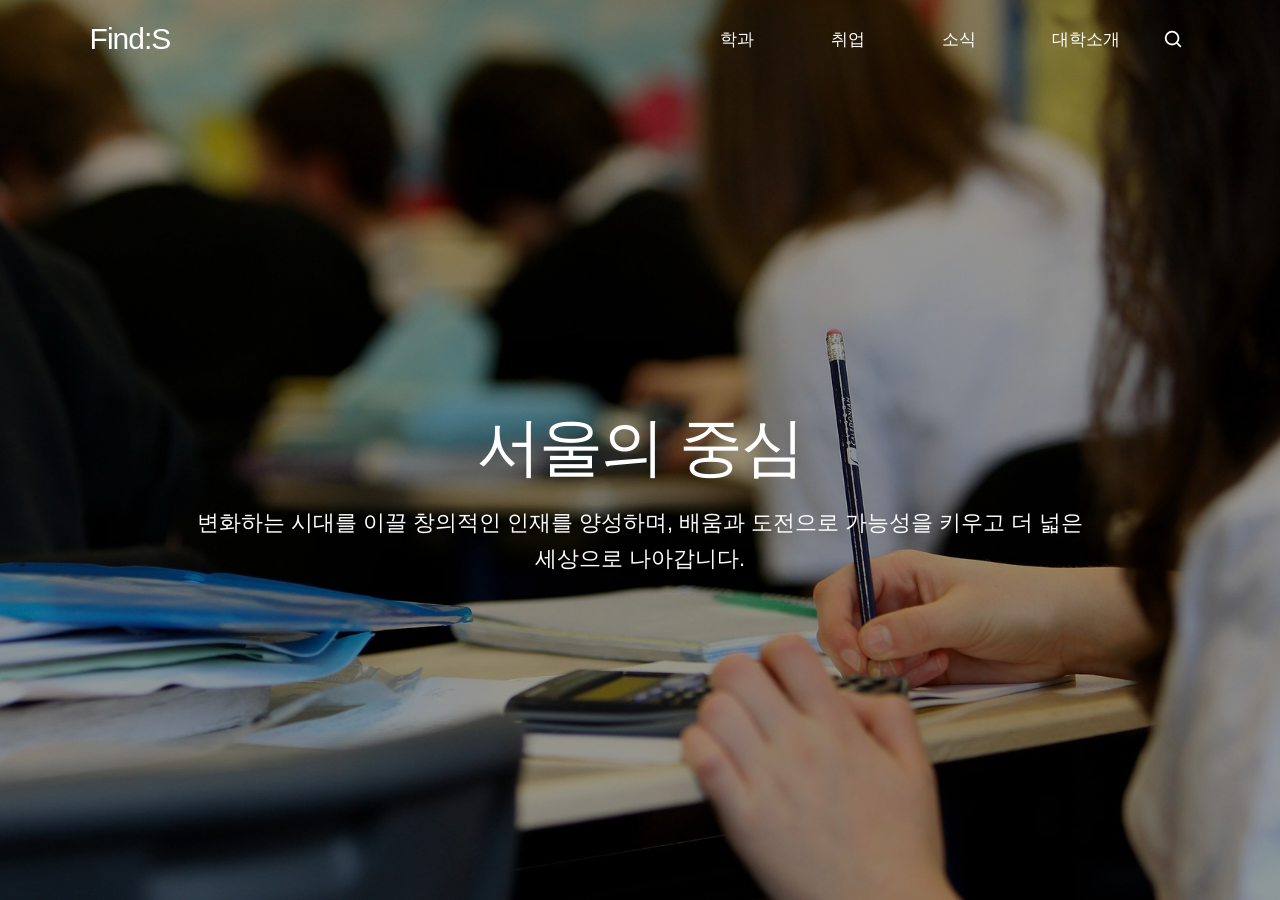
<file: index.html>
<!doctype html>
<html lang="ko">
<head>
  <meta charset="utf-8">
  <meta name="viewport" content="width=device-width, initial-scale=1">
  <meta name="description" content="Find:S 숭의여자대학교 학과 및 취업 정보">
  <title>Find:S | 숭의여자대학교</title>
  <link rel="stylesheet" href="style.css">
</head>
<body data-page="home">
  <div id="app"></div>
  <noscript>이 사이트는 JavaScript가 필요합니다. 브라우저에서 JavaScript를 켜 주세요.</noscript>
  <script src="data.js"></script>
  <script src="app.js"></script>
</body>
</html>
</file>
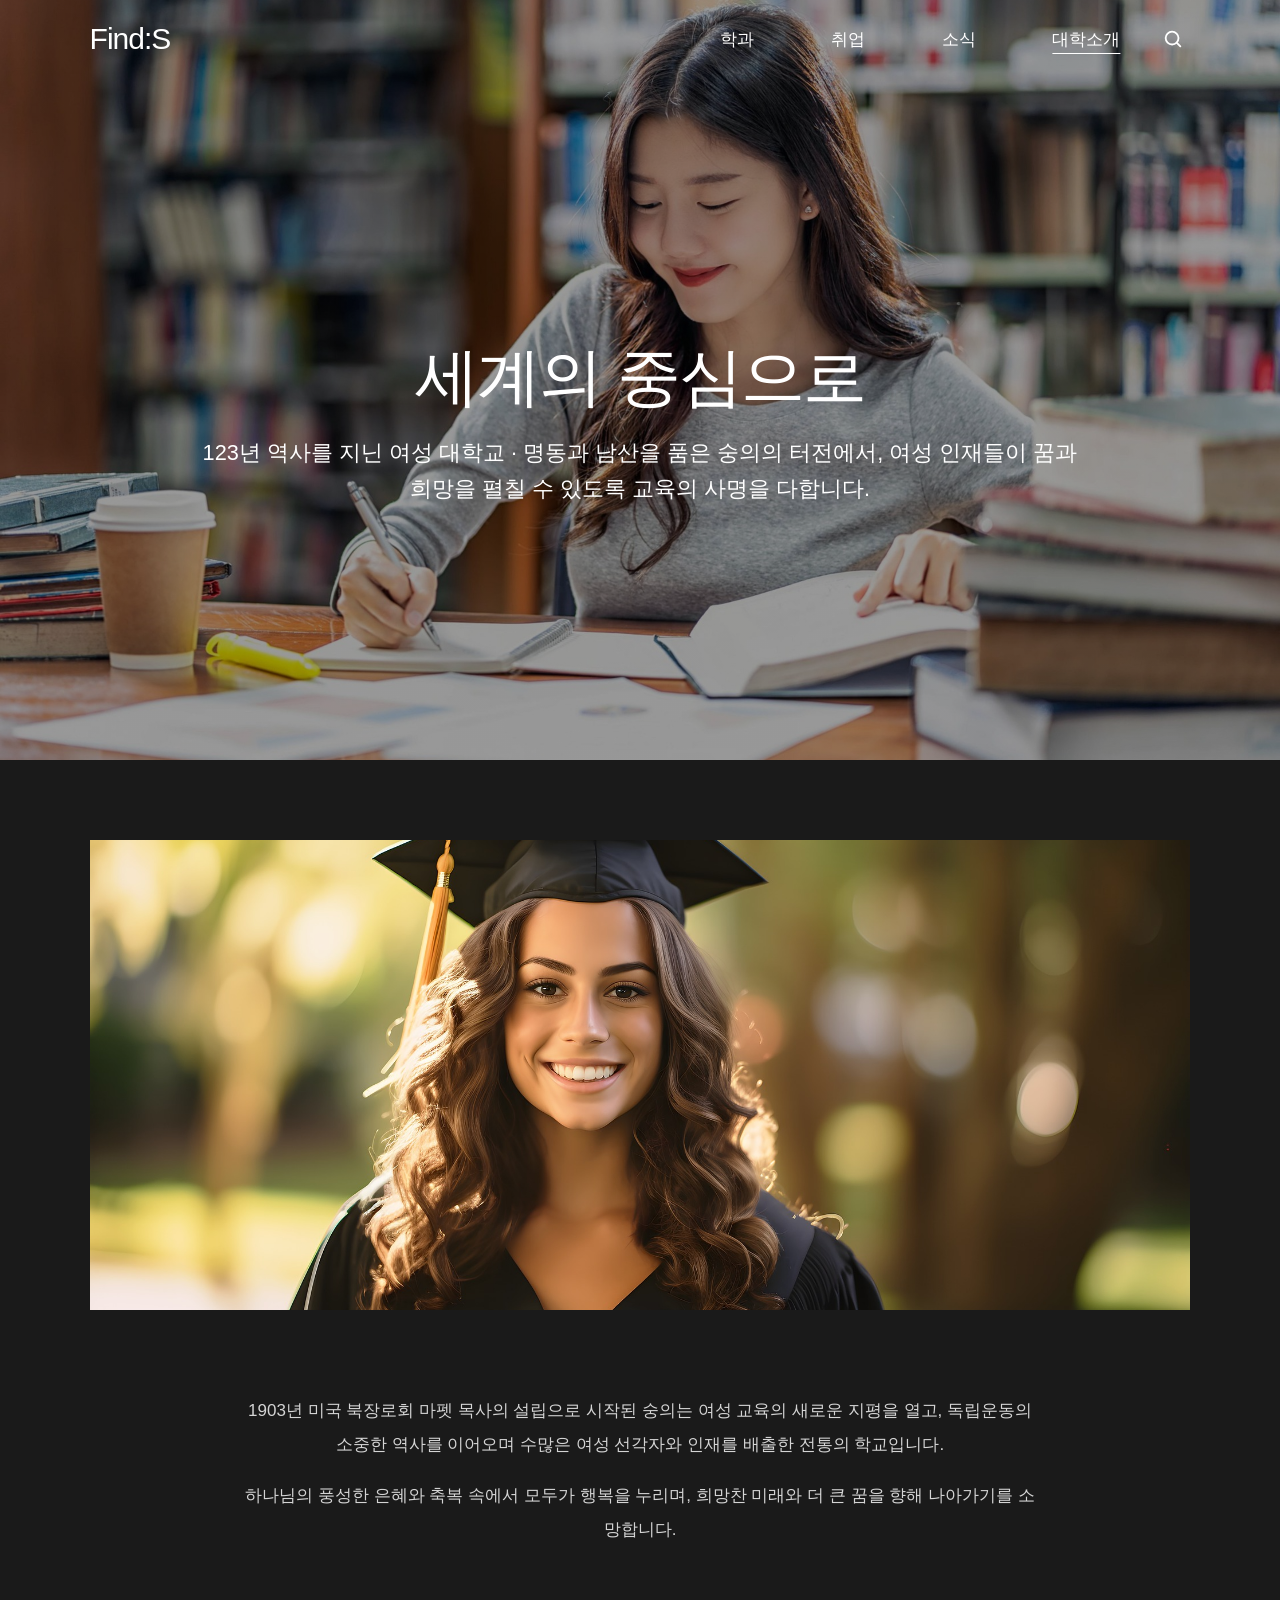
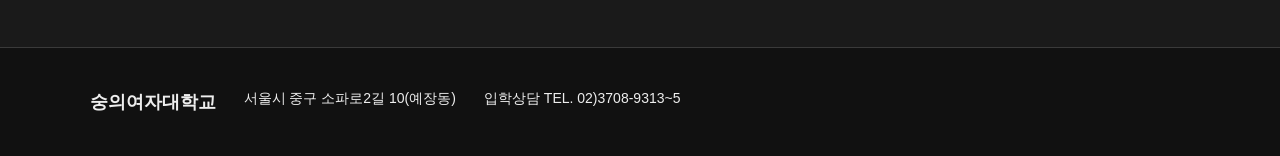
<file: about.html>
<!doctype html>
<html lang="ko">
<head>
  <meta charset="utf-8">
  <meta name="viewport" content="width=device-width, initial-scale=1">
  <meta name="description" content="숭의여자대학교를 소개합니다.">
  <title>대학소개 | Find:S</title>
  <link rel="stylesheet" href="style.css">
</head>
<body data-page="about">
  <div id="app"></div>
  <noscript>이 사이트는 JavaScript가 필요합니다. 브라우저에서 JavaScript를 켜 주세요.</noscript>
  <script src="data.js"></script>
  <script src="app.js"></script>
</body>
</html>
</file>
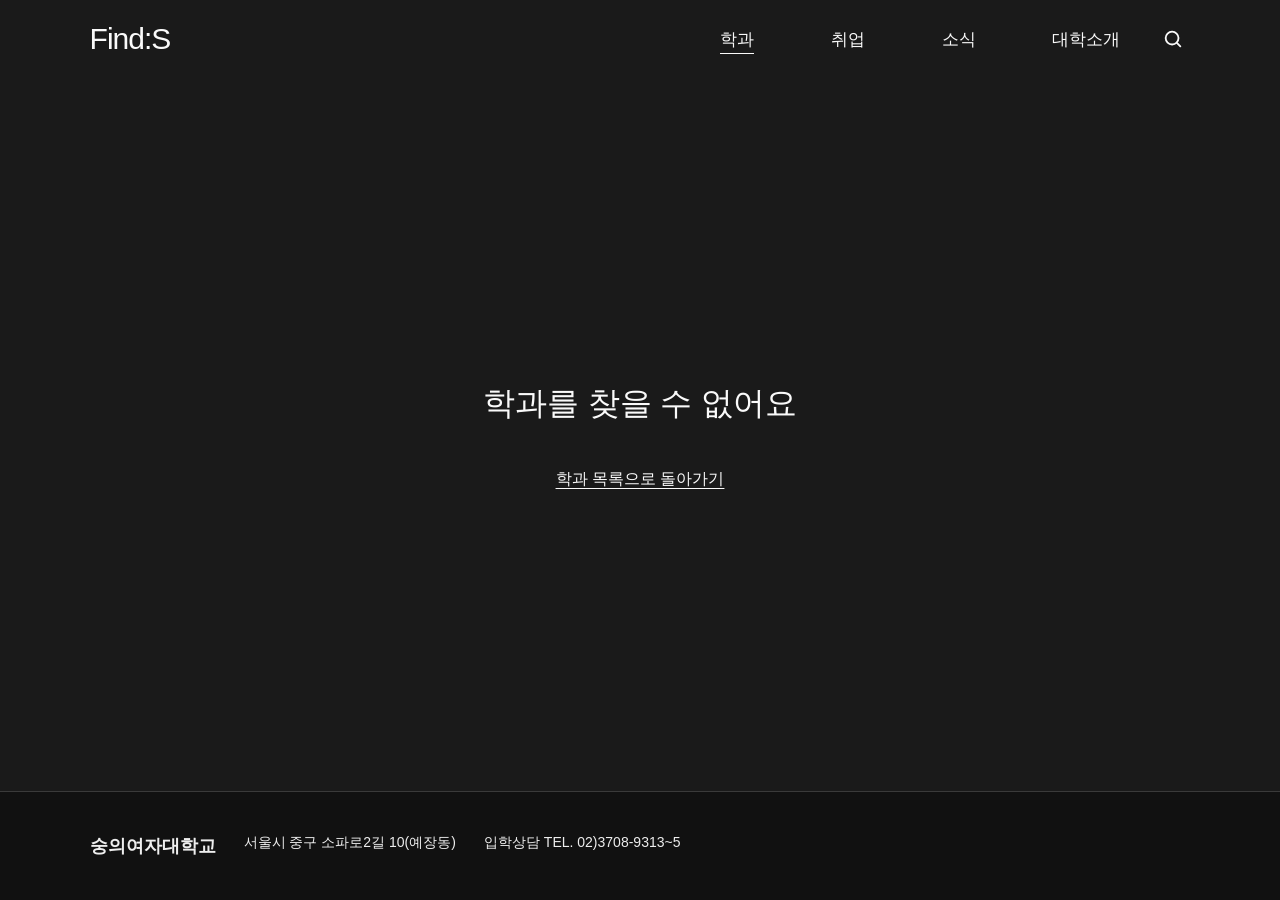
<file: department-detail.html>
<!doctype html>
<html lang="ko">
<head>
  <meta charset="utf-8">
  <meta name="viewport" content="width=device-width, initial-scale=1">
  <meta name="description" content="숭의여자대학교 학과 상세 정보">
  <title>학과 상세 | Find:S</title>
  <link rel="stylesheet" href="style.css">
</head>
<body data-page="department-detail">
  <div id="app"></div>
  <noscript>이 사이트는 JavaScript가 필요합니다. 브라우저에서 JavaScript를 켜 주세요.</noscript>
  <script src="data.js"></script>
  <script src="app.js"></script>
</body>
</html>
</file>
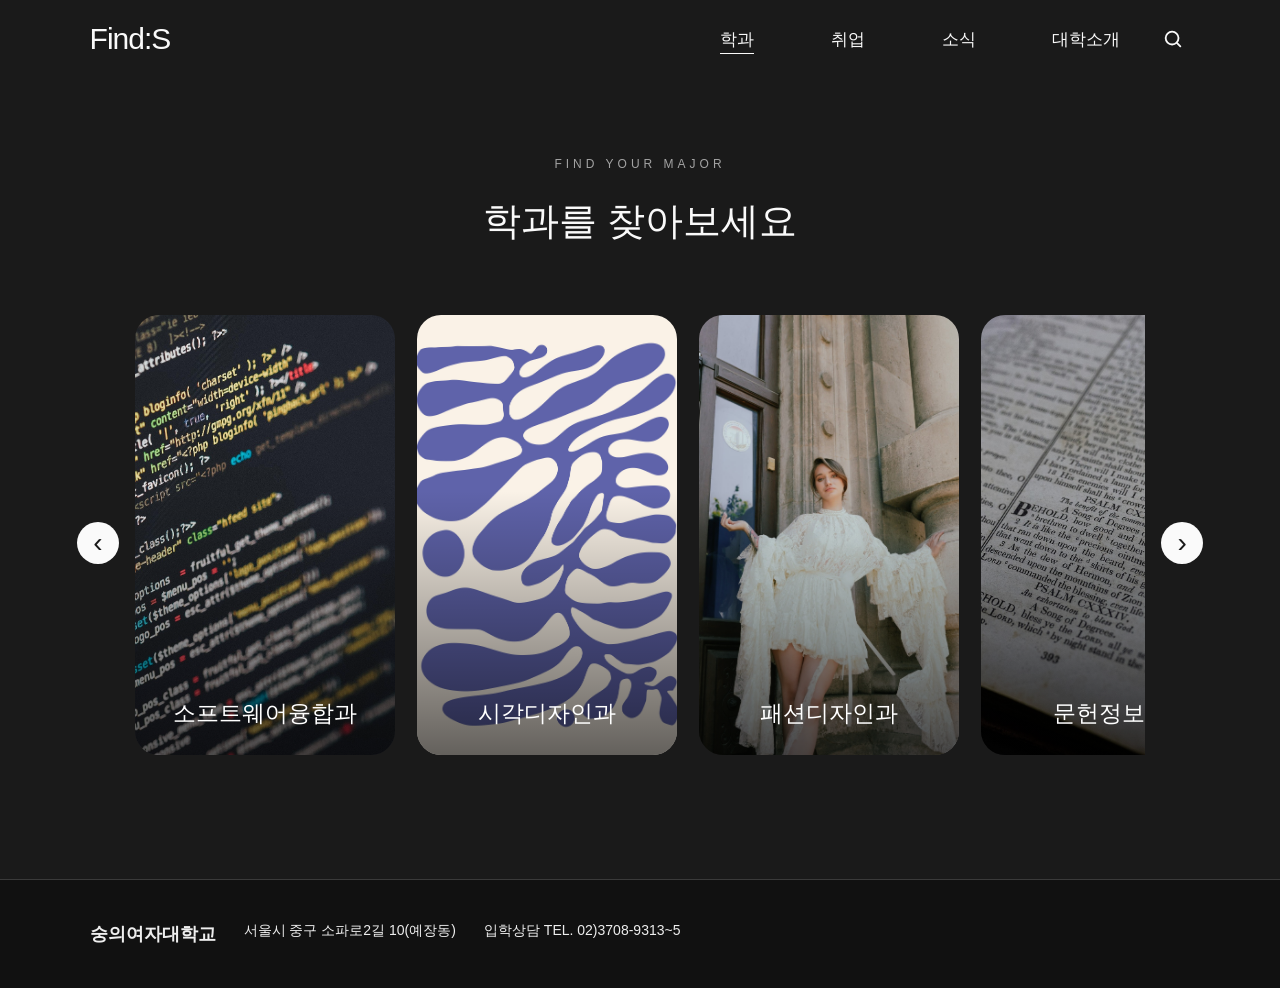
<file: departments.html>
<!doctype html>
<html lang="ko">
<head>
  <meta charset="utf-8">
  <meta name="viewport" content="width=device-width, initial-scale=1">
  <meta name="description" content="숭의여자대학교 학과를 찾아보세요.">
  <title>학과 | Find:S</title>
  <link rel="stylesheet" href="style.css">
</head>
<body data-page="departments">
  <div id="app"></div>
  <noscript>이 사이트는 JavaScript가 필요합니다. 브라우저에서 JavaScript를 켜 주세요.</noscript>
  <script src="data.js"></script>
  <script src="app.js"></script>
</body>
</html>
</file>
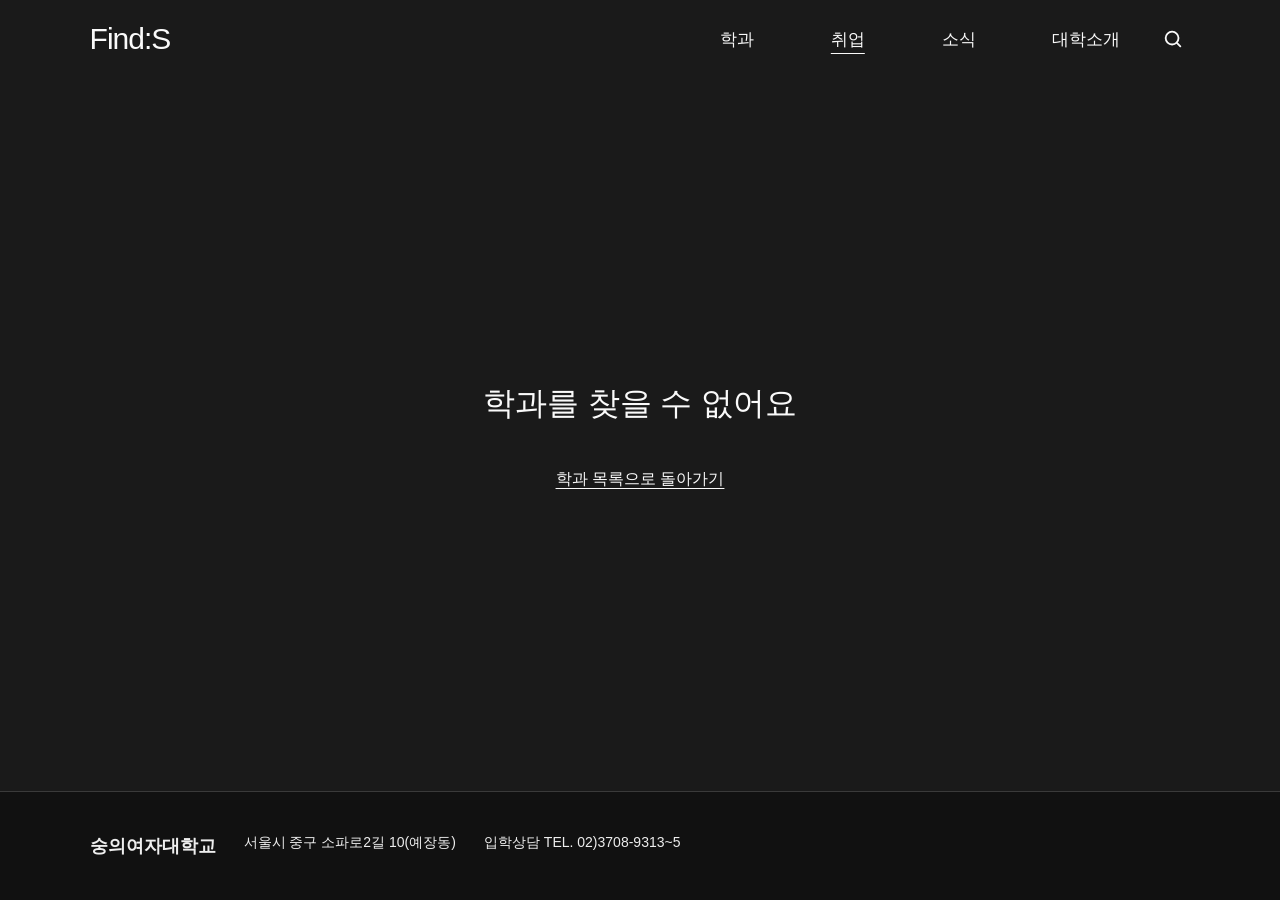
<file: employment-detail.html>
<!doctype html>
<html lang="ko">
<head>
  <meta charset="utf-8">
  <meta name="viewport" content="width=device-width, initial-scale=1">
  <meta name="description" content="숭의여자대학교 학과별 취업률·자격증·주요 직무">
  <title>취업 상세 | Find:S</title>
  <link rel="stylesheet" href="style.css">
</head>
<body data-page="employment-detail">
  <div id="app"></div>
  <noscript>이 사이트는 JavaScript가 필요합니다. 브라우저에서 JavaScript를 켜 주세요.</noscript>
  <script src="data.js"></script>
  <script src="app.js"></script>
</body>
</html>
</file>
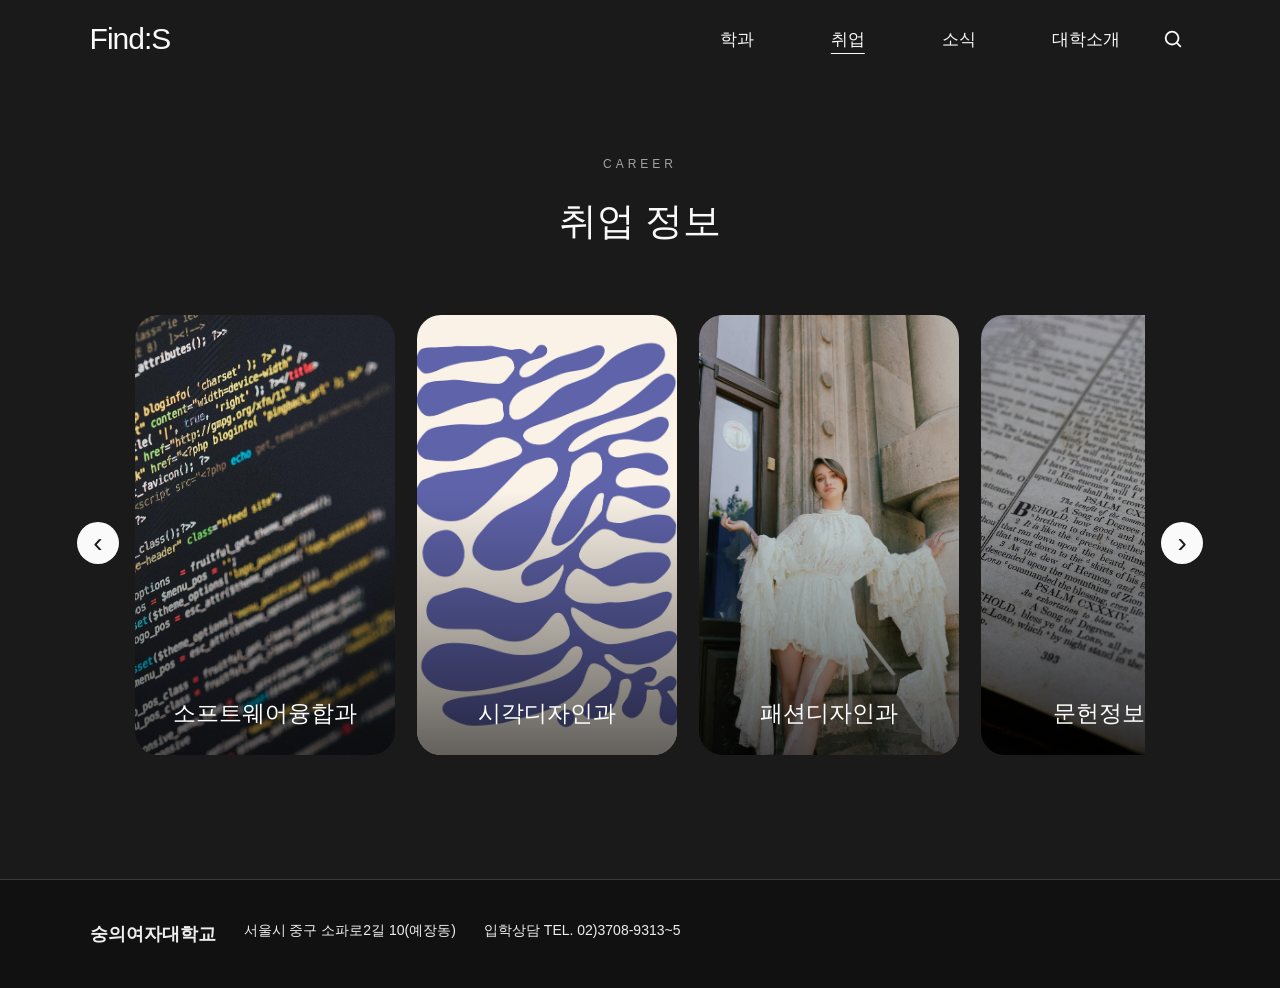
<file: employment.html>
<!doctype html>
<html lang="ko">
<head>
  <meta charset="utf-8">
  <meta name="viewport" content="width=device-width, initial-scale=1">
  <meta name="description" content="숭의여자대학교 학과별 취업 정보를 확인하세요.">
  <title>취업 정보 | Find:S</title>
  <link rel="stylesheet" href="style.css">
</head>
<body data-page="employment">
  <div id="app"></div>
  <noscript>이 사이트는 JavaScript가 필요합니다. 브라우저에서 JavaScript를 켜 주세요.</noscript>
  <script src="data.js"></script>
  <script src="app.js"></script>
</body>
</html>
</file>
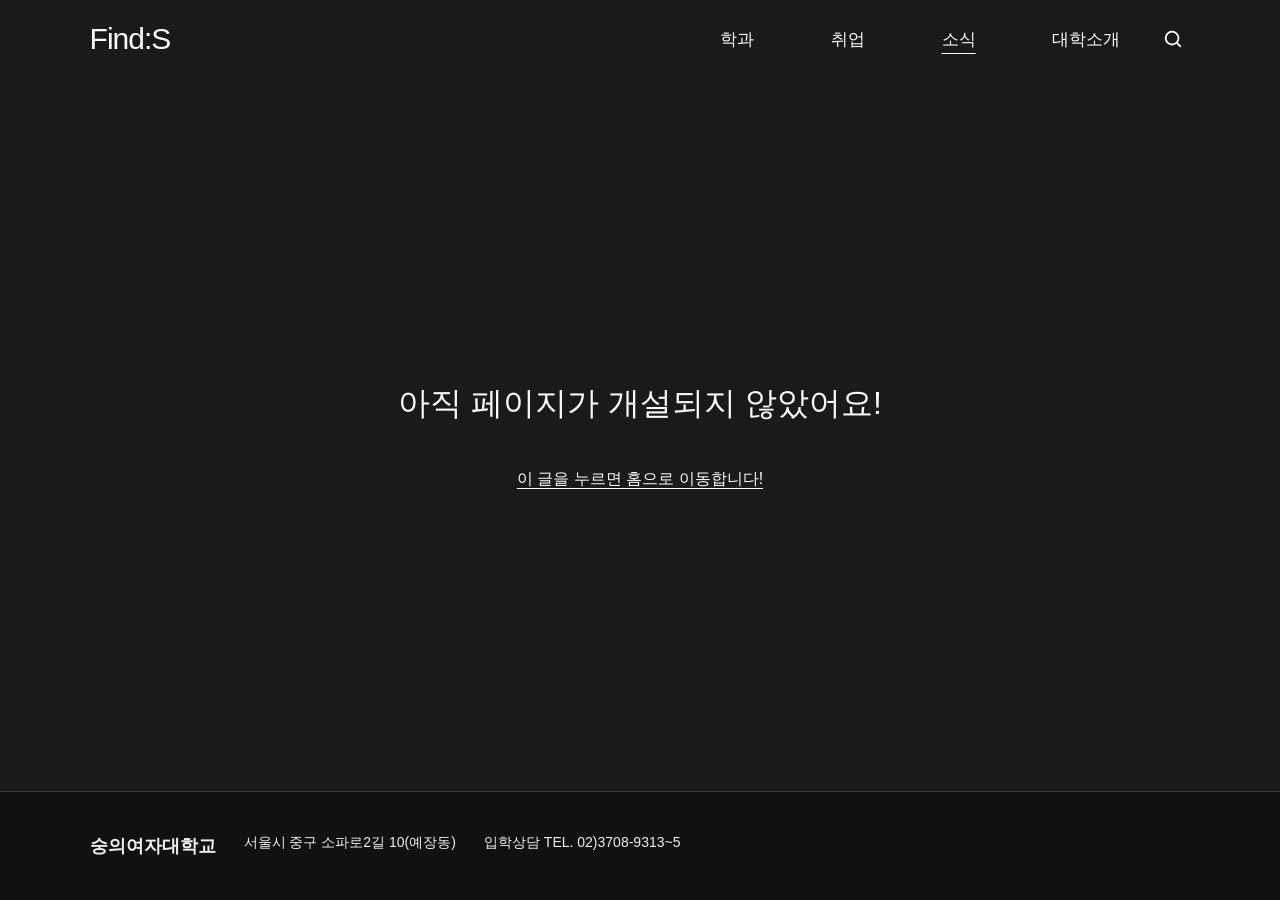
<file: news.html>
<!doctype html>
<html lang="ko">
<head>
  <meta charset="utf-8">
  <meta name="viewport" content="width=device-width, initial-scale=1">
  <meta name="description" content="숭의여자대학교 소식">
  <title>소식 | Find:S</title>
  <link rel="stylesheet" href="style.css">
</head>
<body data-page="news">
  <div id="app"></div>
  <noscript>이 사이트는 JavaScript가 필요합니다. 브라우저에서 JavaScript를 켜 주세요.</noscript>
  <script src="data.js"></script>
  <script src="app.js"></script>
</body>
</html>
</file>
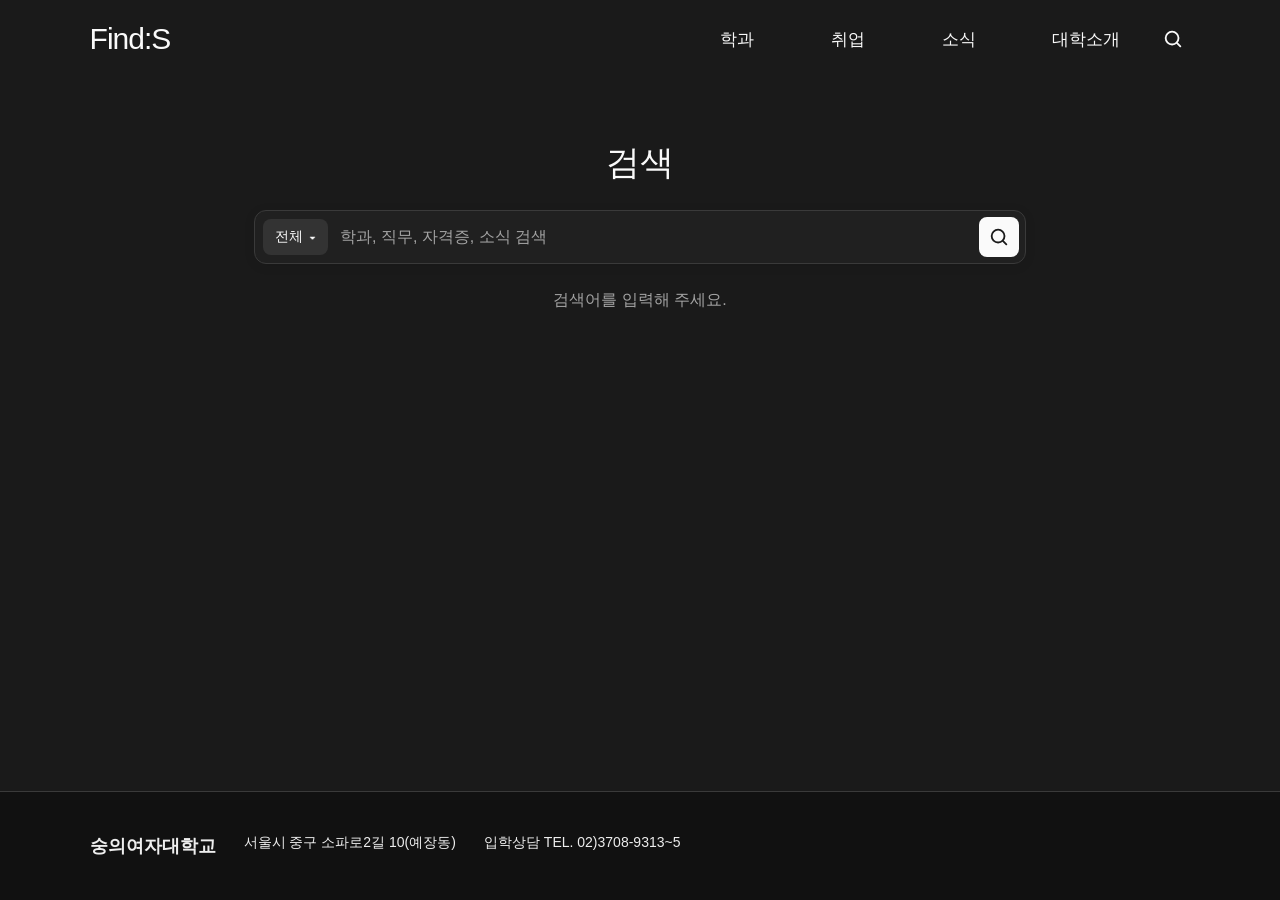
<file: search.html>
<!doctype html>
<html lang="ko">
<head>
  <meta charset="utf-8">
  <meta name="viewport" content="width=device-width, initial-scale=1">
  <meta name="description" content="Find:S 학과·취업·소식·대학소개 검색">
  <title>검색 | Find:S</title>
  <link rel="stylesheet" href="style.css">
</head>
<body data-page="search">
  <div id="app"></div>
  <noscript>이 사이트는 JavaScript가 필요합니다. 브라우저에서 JavaScript를 켜 주세요.</noscript>
  <script src="data.js"></script>
  <script src="app.js"></script>
</body>
</html>
</file>
<file: style.css>
/* ==========================================================================
   Find:S 스타일시트
   목차
   1. 변수 / 이미지 경로   2. 기본 설정        3. 상단 바(헤더)
   4. 히어로             5. 공통 본문         6. 학과 상세 (TOOLS · 입시결과 캐러셀)
   7. 학과 선택 카드      8. 취업 상세         9. 푸터
   10. 대학소개          11. 빈 페이지·안내   12. 이미지 없음 표시
   13. 모바일 (760px 이하)
   ========================================================================== */


/* 1. 변수 / 이미지 경로 -------------------------------------------------- */
:root {
  /* 색상 */
  color-scheme: dark; /* 입력창·스크롤바 등 브라우저 기본 요소도 어둡게 */

  --color-bg: #1a1a1a;            /* 페이지 배경 */
  --color-text: #fafafa;          /* 기본 글씨 */
  --color-white: #fff;            /* 사진 위 글씨 */
  --color-dark: #111;             /* 푸터 */
  --color-muted: #a3a3a3;         /* 보조 글씨 */
  --color-surface: #262626;       /* 카드·패널 */
  --color-surface-2: #202020;     /* 넓은 구역(입시결과, 취업률), 입력칸 */
  --color-surface-hover: #333;    /* 마우스를 올렸을 때 */
  --color-line: #3a3a3a;          /* 테두리·구분선 */

  /* 입시결과 카드 배경 이미지 (이 파일 기준 경로) */
  --admission-img-1: url("assets/home/4.jpg");
  --admission-img-2: url("assets/home/5.jpg");
  --admission-img-3: url("assets/home/6.jpg");
  --admission-img-4: url("assets/home/7.jpg");
  --admission-img-5: url("assets/home/8.jpg");
  --admission-img-6: url("assets/home/9.jpg");
}


/* 2. 기본 설정 ----------------------------------------------------------- */
* {
  box-sizing: border-box;
}

html {
  scroll-behavior: smooth;
}

body {
  margin: 0;
  font-family: Arial, "Noto Sans KR", sans-serif;
  color: var(--color-text);
  background: var(--color-bg);
}

a {
  color: inherit;
  text-decoration: none;
}

[hidden] {
  display: none !important;
}

:focus-visible {
  outline: 2px solid currentColor;
  outline-offset: 3px;
}


/* 3. 상단 바(헤더) ------------------------------------------------------- */
.topbar {
  height: 78px;
  position: fixed; /* 스크롤해도 화면 위에 붙어 있음 (숨김/표시는 app.js 가 클래스로 제어) */
  z-index: 100;
  top: 0;
  left: 0;
  width: 100%;
  display: flex;
  align-items: center;
  justify-content: space-between;
  padding: 0 7%;
  color: var(--color-white);
  transition: transform 0.3s ease, background-color 0.3s ease;
}

/* 조금 내려가면: 사진 위에서도 글자가 읽히도록 어두운 반투명 배경 */
.topbar.is-scrolled {
  background: rgb(26 26 26 / 0.88);
  -webkit-backdrop-filter: blur(10px);
  backdrop-filter: blur(10px);
}

/* 아래로 스크롤하면 위로 숨김 (위로 올리면 다시 나타남) */
.topbar.is-hidden {
  transform: translateY(-100%);
}

/* 키보드(Tab)로 메뉴에 들어오면 숨겨져 있어도 보이게 */
.topbar:has(:focus-visible) {
  transform: none;
}

@media (prefers-reduced-motion: reduce) {
  .topbar {
    transition: none;
  }
}

/* 히어로가 없는 페이지(학과 선택, 소식 등)의 헤더 */
.topbar.dark {
  color: var(--color-text);
}

.logo {
  font-size: 30px;
  font-weight: 400;
  letter-spacing: -1px;
}

.topbar nav {
  display: flex;
  gap: clamp(24px, 6vw, 100px);
  font-size: 17px;
}

.topbar nav a {
  transition: opacity 0.2s;
}

.topbar nav a:hover {
  opacity: 0.65;
}

/* 현재 페이지 표시 */
.topbar nav a[aria-current="page"] {
  text-decoration: underline;
  text-underline-offset: 8px;
}

/* 메뉴 + 돋보기 버튼 묶음 */
.top-right {
  display: flex;
  align-items: center;
  gap: 36px;
}

.search-toggle,
.menu {
  background: none;
  border: 0;
  color: inherit;
  font-size: 24px;
  cursor: pointer;
  padding: 6px;
  align-items: center;
}

.search-toggle {
  display: flex;
}

.menu {
  display: none;
}


/* 4. 히어로 -------------------------------------------------------------- */
.hero {
  height: min(100vh, 760px);
  min-height: 540px;
  background-color: #555; /* 이미지가 없을 때 보이는 색 */
  background-size: cover;
  background-position: center;
  position: relative;
  color: var(--color-white);
  display: flex;
  align-items: center;
  justify-content: center;
  text-align: center;
}

.hero-copy {
  padding: 80px 24px 0;
  max-width: 950px;
}

.hero-copy h1 {
  font-size: clamp(36px, 5vw, 64px);
  font-weight: 400;
  letter-spacing: -2px;
  margin: 0 0 14px;
}

.hero-copy p {
  font-size: clamp(15px, 1.7vw, 22px);
  line-height: 1.65;
  margin: 0;
  white-space: pre-line; /* 소개 문구의 \n 줄바꿈 반영 */
}

/* 학과 상세: 소개 문구 아래 해시태그 */
.hero-tags {
  margin-top: 20px;
  font-size: clamp(14px, 1.4vw, 18px);
  letter-spacing: 0.5px;
  opacity: 0.85;
}

.home-hero {
  height: 100vh;
  min-height: 620px;
}


/* 5. 공통 본문 ----------------------------------------------------------- */
.content {
  max-width: 1200px;
  margin: 0 auto;
  padding: 70px 28px 100px;
}

.section {
  text-align: center;
  margin: 0 auto 110px;
}

/* 학과 상세에서 입시결과가 바로 이어지므로 본문 아래 여백은 없앰 */
.content.content-tools {
  padding-bottom: 0;
}

.section h2 {
  font-size: 34px;
  font-weight: 500;
  margin: 0 0 15px;
}


/* 6. 학과 상세 (TOOLS · 입시결과 캐러셀) ---------------------------------------- */
.tools h2 {
  letter-spacing: 4px;
}

.tool-grid {
  display: grid;
  grid-template-columns: repeat(3, minmax(0, 1fr));
  gap: 18px;
  max-width: 760px;
  margin: 55px auto 25px;
}

.tool-card {
  height: 230px;
  position: relative;
  overflow: hidden;
  border-radius: 2px;
  color: var(--color-white);
  text-align: left;
  background: #777;
}

.tool-card img {
  width: 100%;
  height: 100%;
  object-fit: cover;
  filter: brightness(0.72);
}

.tool-card span {
  position: absolute;
  bottom: 18px;
  left: 18px;
  right: 18px;
  font-size: 19px;
}

/* TOOLS 가 1~2개일 때는 카드를 더 크게 (3개 기준 크기는 위의 .tool-grid / .tool-card) */
.tool-grid[data-count="2"] {
  grid-template-columns: repeat(2, minmax(0, 1fr));
  max-width: 640px;
}

.tool-grid[data-count="1"] {
  grid-template-columns: minmax(0, 1fr);
  max-width: 420px;
}

.tool-grid[data-count="2"] .tool-card {
  height: 300px;
}

.tool-grid[data-count="1"] .tool-card {
  height: 380px;
}

.tool-grid[data-count="2"] .tool-card span {
  font-size: 22px;
}

.tool-grid[data-count="1"] .tool-card span {
  font-size: 26px;
}

.tool-grid[data-count="1"] .tool-card small,
.tool-grid[data-count="2"] .tool-card small {
  font-size: 14px;
}

/* TOOLS 이름 아래 작은 영문 설명 */
.tool-card small {
  display: block;
  margin-top: 4px;
  font-size: 12px;
  line-height: 1.4;
  opacity: 0.85;
}

/* 입시결과: 큰 사진 카드를 옆으로 넘겨 보는 캐러셀.
   위·아래에 배경색과 같은 타원이 카드를 반쯤 덮어서 카드 모서리가 곡선으로 보입니다. */
.admission {
  --admission-bg: var(--color-bg);              /* 타원 색 = 구역 배경색 (같아야 곡선처럼 보임) */
  --ellipse-h: clamp(170px, 24vw, 360px);        /* 타원 높이 (클수록 곡선이 깊어짐) */
  --card-w: clamp(270px, 37vw, 570px);           /* 카드 가로 */
  --card-h: clamp(330px, 36vw, 540px);           /* 카드 세로 */
  --card-gap: clamp(10px, 1.4vw, 20px);

  padding: 0 0 clamp(40px, 6vw, 90px);
  background: var(--admission-bg);
  text-align: center;
}

.admission h2 {
  margin: 0 0 12px;
  font-size: clamp(34px, 4.4vw, 64px);
  font-weight: 400;
}

.admission > p {
  margin: 0;
  color: var(--color-muted);
  font-size: clamp(13px, 1.3vw, 18px);
}

.admission-carousel {
  position: relative;
  overflow: hidden; /* 가로로 넓은 타원이 화면 밖으로 삐져나가지 않게 */
  margin-top: clamp(24px, 3vw, 48px);
}

/* 위·아래 타원: 타원의 17% 만 카드 위로 걸치게 배치 */
.admission-carousel::before,
.admission-carousel::after {
  content: "";
  position: absolute;
  left: 50%;
  z-index: 2;
  width: 140%;
  height: var(--ellipse-h);
  transform: translateX(-50%);
  border-radius: 50%;
  background: var(--admission-bg);
  pointer-events: none;
}

.admission-carousel::before {
  top: calc(var(--ellipse-h) * -0.83);
}

.admission-carousel::after {
  bottom: calc(var(--ellipse-h) * -0.83);
}

.admission-track {
  display: flex;
  gap: var(--card-gap);
  overflow-x: auto;
  scroll-snap-type: x mandatory;
  scrollbar-width: none;
  padding-inline: calc(50% - var(--card-w) / 2); /* 첫·마지막 카드도 가운데에 올 수 있게 */
}

.admission-track::-webkit-scrollbar {
  display: none;
}

.admission-card {
  flex: 0 0 var(--card-w);
  height: var(--card-h);
  display: flex;
  flex-direction: column;
  justify-content: center;
  align-items: center;
  gap: clamp(4px, 0.8vw, 12px);
  padding: 18px;
  overflow: hidden;
  scroll-snap-align: center;
  color: var(--color-white);
  text-shadow: 0 2px 14px rgb(0 0 0 / 0.45);
  background-color: #555; /* 이미지가 없을 때 보이는 색 */
  background-image: linear-gradient(#0003, #0005), var(--admission-img-1);
  background-size: cover;
  background-position: center;
}

/* 사진은 6장을 돌려 씀 (7번째 카드부터는 1번 사진이 다시 나옴) */
.admission-card:nth-child(6n + 2) { background-image: linear-gradient(#0003, #0005), var(--admission-img-2); }
.admission-card:nth-child(6n + 3) { background-image: linear-gradient(#0003, #0005), var(--admission-img-3); }
.admission-card:nth-child(6n + 4) { background-image: linear-gradient(#0003, #0005), var(--admission-img-4); }
.admission-card:nth-child(6n + 5) { background-image: linear-gradient(#0003, #0005), var(--admission-img-5); }
.admission-card:nth-child(6n + 6) { background-image: linear-gradient(#0003, #0005), var(--admission-img-6); }

.admission-card small {
  font-size: clamp(14px, 1.3vw, 19px);
}

.admission-card b {
  font-size: clamp(26px, 3.3vw, 48px);
  font-weight: 400;
  line-height: 1.1;
}

.admission-card strong {
  max-width: 100%;
  overflow: hidden;
  font-size: clamp(44px, 6.6vw, 100px);
  font-weight: 400;
  line-height: 1.1;
  white-space: nowrap;
}

/* 값이 두 개일 때 아래 작은 글씨 (예: 222점) */
.admission-card .admission-sub {
  font-size: clamp(15px, 1.7vw, 24px);
}

/* "자료 준비 중" 처럼 글자일 때는 숫자보다 작게 */
.admission-card.is-empty strong {
  font-size: clamp(22px, 3vw, 36px);
}

/* 아래 가운데 넘김 버튼 */
.admission-nav {
  position: absolute;
  bottom: clamp(8px, 1.5vw, 20px);
  left: 50%;
  z-index: 3;
  display: flex;
  gap: 2px;
  padding: 4px;
  border-radius: 99px;
  background: rgb(255 255 255 / 0.12);
  transform: translateX(-50%);
}

.admission-arrow {
  width: 36px;
  height: 36px;
  border: 0;
  border-radius: 50%;
  background: none;
  color: var(--color-text);
  font-size: 22px;
  cursor: pointer;
}

.admission-arrow:hover {
  background: rgb(255 255 255 / 0.18);
}


/* 7. 학과 선택 카드 ------------------------------------------------------ */
.selection {
  min-height: calc(100vh - 100px);
  padding: 145px 6% 100px;
}

.selection-title {
  text-align: center;
  margin-bottom: 60px;
}

.selection-title p {
  font-size: 12px;
  letter-spacing: 4px;
  color: var(--color-muted);
}

.selection-title h1 {
  font-size: 38px;
  font-weight: 400;
}

.carousel-wrap {
  position: relative;
  display: flex;
  align-items: center;
  gap: 16px;
}

.department-track {
  display: flex;
  gap: 22px;
  overflow-x: auto;
  scroll-snap-type: x mandatory;
  scrollbar-width: none;
  padding: 8px 4px 24px;
  width: 100%;
}

.department-track::-webkit-scrollbar {
  display: none;
}

.dept-card {
  flex: 0 0 clamp(180px, 22vw, 260px);
  height: 440px;
  position: relative;
  border-radius: 24px;
  overflow: hidden;
  scroll-snap-align: start;
  background: var(--color-surface);
}

.dept-card img {
  width: 100%;
  height: 100%;
  object-fit: cover;
  transition: transform 0.5s;
}

.dept-card:hover img {
  transform: scale(1.05);
}

.dept-card::after {
  content: "";
  position: absolute;
  inset: 40% 0 0;
  background: linear-gradient(transparent, #0009);
}

.dept-card span {
  position: absolute;
  bottom: 26px;
  left: 18px;
  right: 18px;
  color: var(--color-white);
  font-size: 23px;
  z-index: 1;
  text-align: center;
}

/* 데이터가 아직 없는 학과 ("준비 중") */
.dept-card.is-soon {
  cursor: default;
}

.dept-card.is-soon img {
  filter: grayscale(1) brightness(0.8);
}

.dept-card.is-soon:hover img {
  transform: none;
}

.dept-card .soon-badge {
  position: absolute;
  top: 16px;
  right: 16px;
  bottom: auto;
  left: auto;
  padding: 5px 12px;
  border-radius: 99px;
  background: rgb(0 0 0 / 0.65);
  font-size: 13px;
}

.arrow {
  border: 0;
  background: var(--color-text);
  color: var(--color-bg);
  border-radius: 50%;
  width: 42px;
  height: 42px;
  font-size: 28px;
  flex: 0 0 42px;
  cursor: pointer;
}


/* 8. 취업 상세 ----------------------------------------------------------- */
.mini-cards {
  display: grid;
  grid-template-columns: repeat(3, 1fr);
  gap: 24px;
  max-width: 850px;
  margin: 42px auto 0;
}

.mini-card {
  position: relative;
  height: 130px;
  border-radius: 20px;
  overflow: hidden;
  background: var(--color-surface);
  display: grid;
  place-items: center;
  font-size: 18px;
  padding: 15px;
}

/* 사진이 있는 자격증 카드: 사진 위에 흰 글자 */
.mini-card.has-img {
  color: var(--color-white);
  background: #777;
}

.mini-card.has-img img {
  position: absolute;
  inset: 0;
  width: 100%;
  height: 100%;
  object-fit: cover;
  filter: brightness(0.6);
}

.mini-card.has-img span {
  position: relative; /* 사진보다 위에 보이게 */
  text-align: center;
}

.employment-detail .section {
  margin-bottom: 90px;
}

.rate {
  text-align: center;
  padding: 55px 20px 70px;
  margin: 0 auto 90px;
  background: var(--color-surface-2);
  border-radius: 48% 48% 0 0 / 12% 12% 0 0;
}

.rate p {
  color: var(--color-muted);
}

.rate h3 {
  font-weight: 400;
}

.rate strong {
  display: block;
  font-size: clamp(56px, 9vw, 100px);
  font-weight: 300;
  margin: 25px 0;
}

.job-grid {
  display: grid;
  grid-template-columns: repeat(3, 1fr);
  gap: 26px;
  margin-top: 45px;
}

.job-card {
  border-radius: 18px;
  overflow: hidden;
  background: var(--color-surface);
  text-align: left;
}

.job-card img {
  width: 100%;
  height: 210px;
  object-fit: cover;
}

.job-card div {
  padding: 22px;
}

.job-card h3 {
  font-size: 21px;
  margin: 0 0 12px;
}

.job-card p {
  line-height: 1.7;
  color: var(--color-muted);
  margin: 0;
  font-size: 15px;
}


/* 9. 푸터 ---------------------------------------------------------------- */
footer {
  background: var(--color-dark);
  border-top: 1px solid var(--color-line);
  color: #eee;
  padding: 42px 7%;
  display: flex;
  gap: 28px;
  flex-wrap: wrap;
  font-size: 14px;
}

footer strong {
  font-size: 18px;
}


/* 10. 대학소개 ----------------------------------------------------------- */
.about-photo {
  max-width: 1100px;
  margin: 80px auto;
}

.about-photo img {
  width: 100%;
  max-height: 470px;
  min-height: 220px;
  object-fit: cover;
}

.about-copy {
  max-width: 850px;
  margin: 0 auto 100px;
  text-align: center;
  line-height: 2;
  font-size: 17px;
  color: #d4d4d4;
  padding: 0 25px;
}


/* 11. 빈 페이지·안내 (소식, 준비 중, 학과 없음) -------------------------- */
/* 푸터가 화면 맨 아래에 오도록 이 페이지들만 세로 배치 */
body.is-empty-page #app {
  min-height: 100vh;
  display: flex;
  flex-direction: column;
}

.empty {
  flex: 1;
  min-height: 420px;
  display: flex;
  flex-direction: column;
  align-items: center;
  justify-content: center;
  gap: 22px;
  padding: 120px 24px 60px;
  text-align: center;
}

.empty h1 {
  font-size: 32px;
  font-weight: 400;
}

.empty a {
  text-decoration: underline;
  text-underline-offset: 4px;
}


/* 12. 이미지 없음 표시 --------------------------------------------------- */
/* 이미지 파일이 없으면 app.js가 이 클래스를 붙이고 회색 기본 이미지로 바꿉니다 */
img.img-missing {
  background: #4a4a4a;
}


/* 13. 검색 --------------------------------------------------------------- */
/* 상단 돋보기를 누르면 헤더 아래에 펼쳐지는 검색창 */
.search-panel {
  position: absolute;
  top: calc(100% + 6px);
  left: 50%;
  transform: translateX(-50%);
  width: min(720px, calc(100% - 36px));
  padding: 14px;
  border-radius: 16px;
  background: var(--color-surface);
  border: 1px solid var(--color-line);
  color: var(--color-text);
  text-align: left; /* 히어로의 가운데 정렬이 상속되지 않게 */
  box-shadow: 0 12px 40px rgb(0 0 0 / 0.5);
  z-index: 10;
}

.search-form {
  position: relative;
  display: flex;
  align-items: center;
  gap: 8px;
  padding: 6px 6px 6px 8px;
  border: 1px solid var(--color-line);
  border-radius: 12px;
  background: var(--color-surface-2);
}

.search-form:focus-within {
  border-color: var(--color-text);
}

.search-form input[type="search"] {
  flex: 1;
  min-width: 0;
  padding: 8px 4px;
  border: 0;
  outline: 0;
  background: none;
  font: inherit;
  font-size: 16px; /* 16px 미만이면 모바일에서 입력 시 화면이 확대됨 */
  color: inherit;
}

.search-form input[type="search"]::placeholder {
  color: var(--color-muted);
}

.search-go {
  display: grid;
  place-items: center;
  width: 40px;
  height: 40px;
  border: 0;
  border-radius: 8px;
  background: var(--color-text);
  color: var(--color-bg);
  cursor: pointer;
}

/* 카테고리 버튼 + 펼쳐지는 목록 */
.search-cat {
  position: relative;
}

.cat-btn {
  display: flex;
  align-items: center;
  gap: 6px;
  padding: 9px 12px;
  border: 0;
  border-radius: 8px;
  background: var(--color-surface-hover);
  color: inherit;
  font: inherit;
  font-size: 14px;
  white-space: nowrap;
  cursor: pointer;
}

.cat-list {
  position: absolute;
  top: calc(100% + 8px);
  left: 0;
  z-index: 2;
  min-width: 150px;
  margin: 0;
  padding: 6px;
  list-style: none;
  border: 1px solid var(--color-line);
  border-radius: 12px;
  background: var(--color-surface);
  box-shadow: 0 8px 28px rgb(0 0 0 / 0.5);
}

.cat-list button {
  display: block;
  width: 100%;
  padding: 9px 12px;
  border: 0;
  border-radius: 8px;
  background: none;
  color: inherit;
  font: inherit;
  font-size: 14px;
  text-align: left;
  cursor: pointer;
}

.cat-list button:hover,
.cat-list button[aria-selected="true"] {
  background: var(--color-surface-hover);
}

.cat-list button[aria-selected="true"] {
  font-weight: 700;
}

/* 결과 목록 (상단 검색창 아래 · 결과 페이지 공통) */
.search-suggest {
  max-height: min(60vh, 420px);
  overflow-y: auto;
}

.search-suggest ul {
  margin: 10px 0 0;
  padding: 0;
  list-style: none;
}

.result {
  display: flex;
  align-items: flex-start;
  gap: 12px;
  padding: 12px 10px;
  border-radius: 10px;
}

.result:hover,
.result:focus-visible {
  background: var(--color-surface-hover);
}

.result-cat {
  flex: 0 0 auto;
  margin-top: 2px;
  padding: 3px 9px;
  border-radius: 99px;
  background: var(--color-text);
  color: var(--color-bg);
  font-size: 12px;
}

.result-main {
  display: flex;
  flex-direction: column;
  gap: 3px;
  min-width: 0;
}

.result-main strong {
  font-weight: 500;
}

.result-main small {
  color: var(--color-muted);
  font-size: 13px;
}

.result-main em {
  color: var(--color-muted);
  font-size: 13px;
  font-style: normal;
  line-height: 1.5;
}

mark {
  border-radius: 2px;
  background: #ffe58a;
  color: #1a1a1a;
}

.search-more {
  display: block;
  padding: 10px;
  color: var(--color-muted);
  font-size: 14px;
  text-align: center;
}

.search-none,
.search-hint {
  margin: 0;
  padding: 22px 8px;
  color: var(--color-muted);
  line-height: 1.7;
  text-align: center;
}

/* 검색 결과 페이지 */
.search-page {
  flex: 1;
  width: 100%;
  max-width: 820px;
  margin: 0 auto;
  padding: 140px 24px 80px;
}

.search-page h1 {
  margin: 0 0 24px;
  font-size: 34px;
  font-weight: 400;
  text-align: center;
}

.search-page .search-form {
  box-shadow: 0 2px 12px rgb(0 0 0 / 0.08);
}

.result-count {
  margin: 22px 0 0;
  color: var(--color-muted);
  font-size: 14px;
}

.result-group h2 {
  margin: 28px 0 6px;
  font-size: 18px;
  font-weight: 500;
}

.result-group h2 span {
  margin-left: 6px;
  color: var(--color-muted);
  font-size: 14px;
}

.result-group ul {
  margin: 0;
  padding: 0;
  list-style: none;
}

/* 소식 목록 (data.js 의 NEWS 에 글이 있을 때) */
.news-list {
  flex: 1;
  width: 100%;
  max-width: 820px;
  margin: 0 auto;
  padding: 140px 24px 80px;
}

.news-list h1 {
  margin: 0 0 32px;
  font-size: 34px;
  font-weight: 400;
  text-align: center;
}

.news-item {
  padding: 26px 0;
  border-top: 1px solid var(--color-line);
  scroll-margin-top: 90px;
}

.news-item time {
  color: var(--color-muted);
  font-size: 13px;
}

.news-item h2 {
  margin: 6px 0 10px;
  font-size: 21px;
  font-weight: 500;
}

.news-item p {
  margin: 0;
  color: var(--color-muted);
  line-height: 1.8;
  white-space: pre-line;
}


/* 14. 모바일 (760px 이하) ------------------------------------------------ */
@media (max-width: 760px) {
  .top-right {
    gap: 2px;
  }

  .search-panel {
    top: calc(100% + 4px);
    padding: 10px;
  }

  .cat-btn {
    padding: 9px 10px;
  }

  .search-page,
  .news-list {
    padding: 110px 18px 60px;
  }

  .topbar {
    height: 64px;
    padding: 0 22px;
  }

  .logo {
    font-size: 24px;
  }

  .menu {
    display: block;
  }

  .topbar nav {
    display: none;
    position: absolute;
    top: 64px;
    left: 0;
    width: 100%;
    padding: 20px 24px;
    background: var(--color-surface);
    color: var(--color-white);
    flex-direction: column;
    gap: 18px;
  }

  .topbar nav.open {
    display: flex;
  }

  .hero {
    min-height: 520px;
    height: 75vh;
  }

  .home-hero {
    height: 100svh;
  }

  .hero-copy h1 {
    font-size: 38px;
  }

  .hero-copy p {
    font-size: 15px;
  }

  .content {
    padding: 55px 18px 70px;
  }

  .section {
    margin-bottom: 75px;
  }

  .section h2 {
    font-size: 27px;
  }

  .tool-grid {
    gap: 9px;
    margin-top: 35px;
  }

  .tool-card {
    height: 170px;
  }

  .tool-card span {
    font-size: 14px;
    left: 10px;
    bottom: 12px;
  }

  .tool-grid[data-count="2"] .tool-card {
    height: 220px;
  }

  .tool-grid[data-count="1"] .tool-card {
    height: 270px;
  }

  .tool-grid[data-count="2"] .tool-card span,
  .tool-grid[data-count="1"] .tool-card span {
    font-size: 17px;
  }

  .hero-tags {
    margin-top: 14px;
    line-height: 1.9;
  }

  .selection {
    padding: 110px 18px 65px;
  }

  .selection-title {
    margin-bottom: 34px;
  }

  .selection-title h1 {
    font-size: 30px;
  }

  .dept-card {
    flex-basis: 72vw;
    height: 390px;
  }

  .carousel-wrap {
    gap: 8px;
  }

  .arrow {
    width: 34px;
    height: 34px;
    flex-basis: 34px;
    font-size: 22px;
  }

  .mini-cards {
    gap: 8px;
    margin-top: 28px;
  }

  .mini-card {
    height: 110px;
    font-size: 14px;
    border-radius: 14px;
  }

  .rate {
    padding: 42px 12px 50px;
    margin-bottom: 70px;
  }

  .job-grid {
    grid-template-columns: 1fr;
    gap: 18px;
  }

  .job-card {
    display: grid;
    grid-template-columns: 38% 1fr;
  }

  .job-card img {
    height: 100%;
    min-height: 160px;
  }

  .job-card div {
    padding: 16px;
  }

  .job-card h3 {
    font-size: 17px;
  }

  .job-card p {
    font-size: 13px;
  }

  .about-photo {
    margin: 50px 18px;
  }

  .about-copy {
    font-size: 15px;
    margin-bottom: 65px;
  }

  footer {
    padding: 32px 22px;
    gap: 12px;
    flex-direction: column;
  }

  .empty h1 {
    font-size: 24px;
  }
}
</file>
